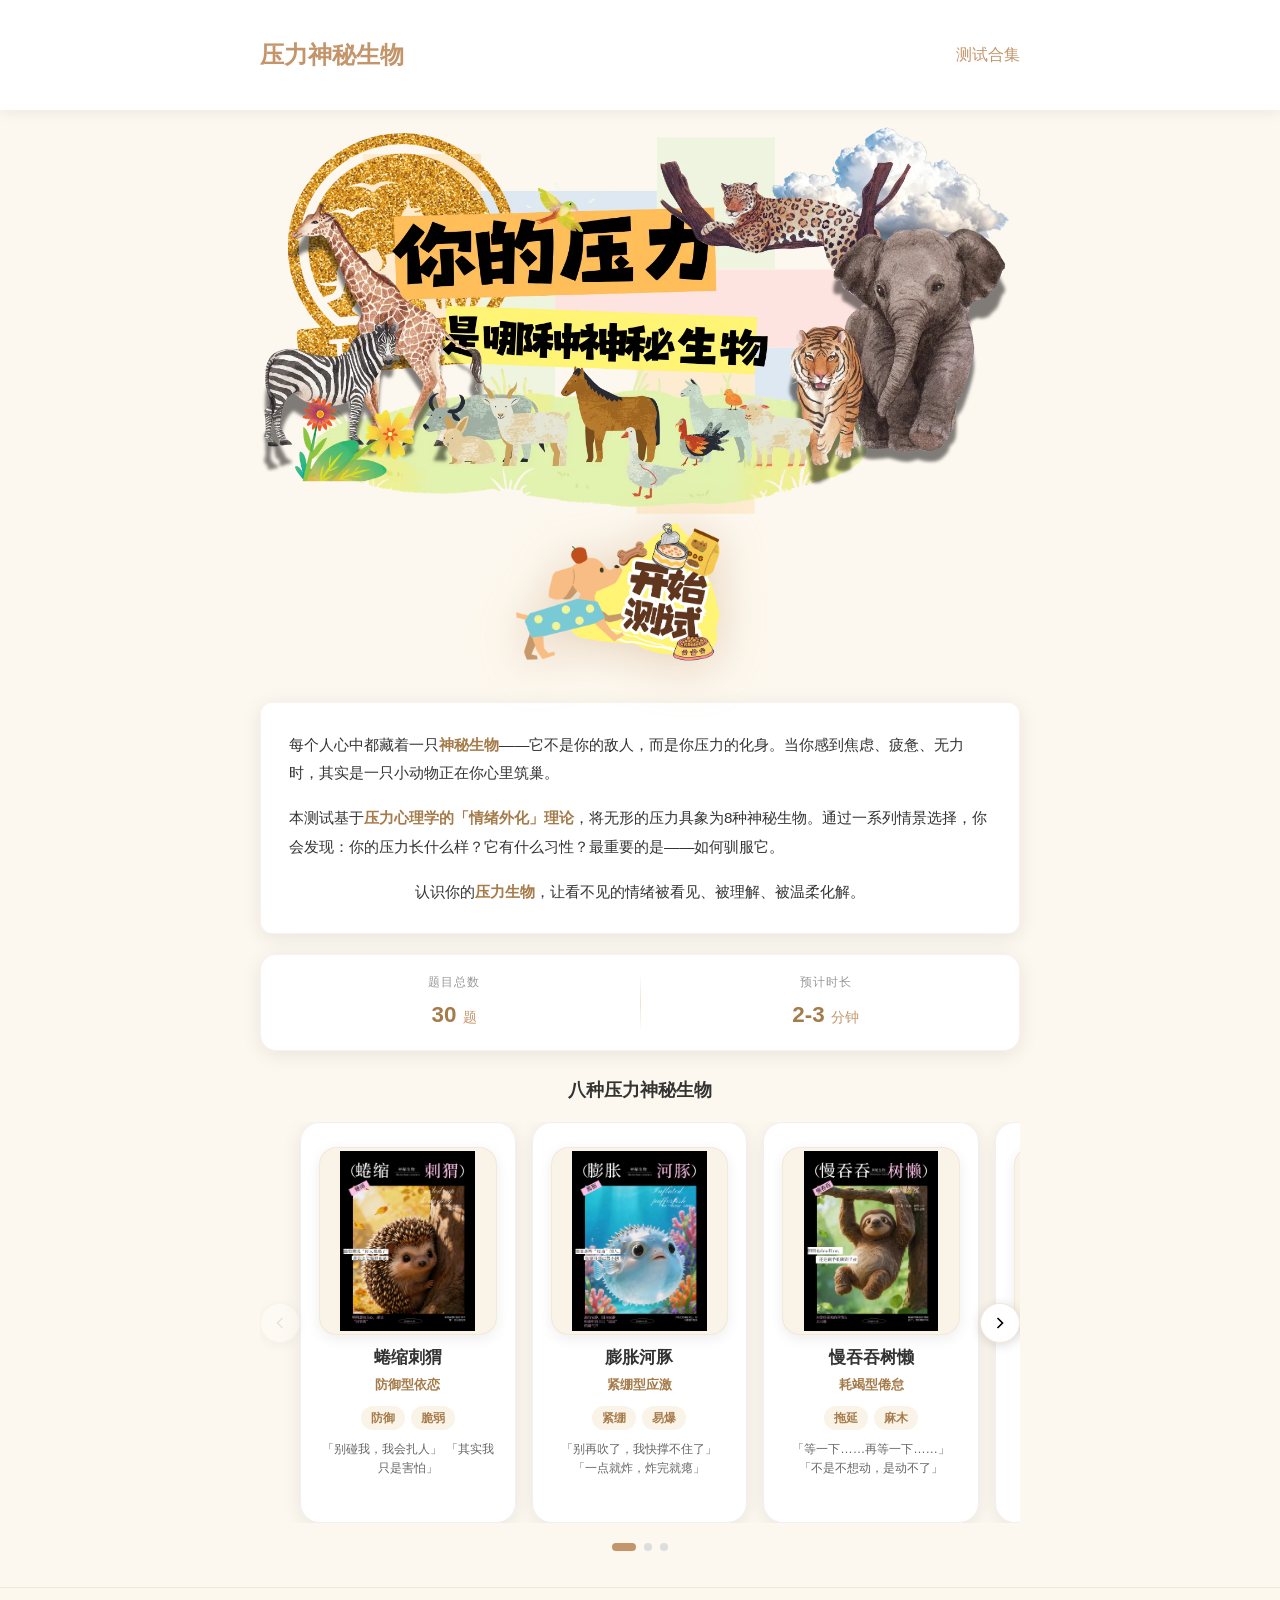
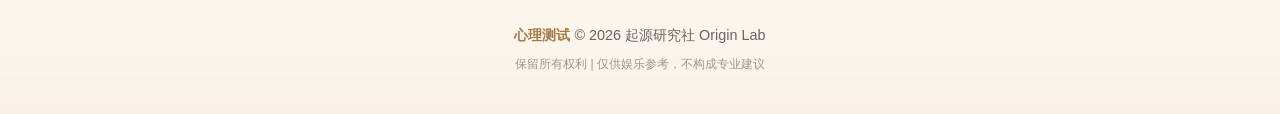
<file: index.html>
<!DOCTYPE html>
<html lang="zh-CN">
<head>
    <meta charset="UTF-8">
    <meta name="viewport" content="width=device-width, initial-scale=1.0, maximum-scale=1.0, user-scalable=no">
    <meta name="format-detection" content="telephone=no">
    <meta name="apple-mobile-web-app-capable" content="yes">
    <meta name="apple-mobile-web-app-status-bar-style" content="default">
    <meta name="description" content="起源研究社心理测试 - 你的压力是哪种神秘生物？发现你内心压力的神秘化身">
    <meta name="keywords" content="心理测试,压力测试,神秘生物,情绪外化,压力管理">
    <title>起源研究社 - 你的压力是哪种神秘生物</title>
    <link rel="stylesheet" href="css/style.css">
    <link rel="preload" as="image" href="assets/elements/压力生物首页.webp?v=5" type="image/webp">
    <script src="js/deploy-config.js"></script>
</head>
<body class="page-home">
    <nav class="navbar">
        <div class="container">
            <a href="index.html" class="logo">压力神秘生物</a>
            <ul class="nav-links">
                <li><a href="javascript:void(0)" class="active" onclick="navigateWithFallback('catalog', this)">测试合集</a></li>
            </ul>
        </div>
    </nav>

    <main class="container">
        <div class="fade-in" style="margin: 0; text-align: center;">
            <div style="width: 100%; max-width: 1024px; margin: 0 auto; border-radius: 0 0 24px 24px; overflow: hidden; line-height: 0; background: #fdf8ef;">
                <picture>
                    <source type="image/webp" srcset="assets/elements/压力生物首页.webp?v=5">
                    <img src="assets/elements/压力生物首页.png?v=5" alt="你的压力是哪种神秘生物？" style="width: 100%; height: auto; display: block;" loading="eager" fetchpriority="high" decoding="async">
                </picture>
            </div>
        </div>

        <div style="text-align: center; margin: -24px 0 32px; position: relative; z-index: 10;">
            <a href="quiz.html" id="start-btn" style="display: inline-block; line-height: 0; cursor: pointer; transition: transform 0.2s ease;">
                <picture>
                    <source type="image/webp" srcset="assets/elements/开始测试按钮.webp?v=5">
                    <img src="assets/elements/开始测试按钮.png?v=5" alt="开始测试" style="max-width: 320px; width: 78%; height: auto; display: block; margin: 0 auto; filter: drop-shadow(0 6px 25px rgba(196, 149, 106, 0.4));" loading="eager" decoding="async">
                </picture>
            </a>
        </div>

        <div class="card fade-in home-surface-card" style="margin-top: 24px; padding: 28px;">
            <p style="font-size: 0.95rem; line-height: 1.9; color: #333; margin: 0 0 16px; text-align: left;">
                每个人心中都藏着一只<span style="color: #A67B4A; font-weight: 600;">神秘生物</span>——它不是你的敌人，而是你压力的化身。当你感到焦虑、疲惫、无力时，其实是一只小动物正在你心里筑巢。
            </p>
            <p style="font-size: 0.95rem; line-height: 1.9; color: #333; margin: 0 0 16px; text-align: left;">
                本测试基于<span style="color: #A67B4A; font-weight: 600;">压力心理学的「情绪外化」理论</span>，将无形的压力具象为8种神秘生物。通过一系列情景选择，你会发现：你的压力长什么样？它有什么习性？最重要的是——如何驯服它。
            </p>
            <p style="font-size: 0.95rem; line-height: 1.8; color: #333; margin: 0; text-align: center; font-weight: 500;">
                认识你的<span style="color: #A67B4A; font-weight: 600;">压力生物</span>，让看不见的情绪被看见、被理解、被温柔化解。
            </p>
        </div>

        <div class="home-stats-strip" style="margin-top: 20px; padding: 18px 24px; border-radius: 16px; display: flex; justify-content: space-between; flex-wrap: wrap;">
            <div style="flex: 1; text-align: center; position: relative;">
                <div style="font-size: 0.75rem; color: #999; margin-bottom: 4px; text-transform: uppercase; letter-spacing: 1px;">题目总数</div>
                <span style="font-size: 1.4rem; color: #A67B4A; font-weight: 700;" id="question-count">-</span>
                <span style="font-size: 0.85rem; color: #C4956A; font-weight: 500; margin-left: 2px;">题</span>
            </div>
            <div style="width: 1px; background: linear-gradient(to bottom, transparent, rgba(196,149,106,0.28), transparent); margin: 0 16px;"></div>
            <div style="flex: 1; text-align: center;">
                <div style="font-size: 0.75rem; color: #999; margin-bottom: 4px; text-transform: uppercase; letter-spacing: 1px;">预计时长</div>
                <span style="font-size: 1.4rem; color: #A67B4A; font-weight: 700;">2-3</span>
                <span style="font-size: 0.85rem; color: #C4956A; font-weight: 500; margin-left: 2px;">分钟</span>
            </div>
        </div>

        <div class="fade-in" style="margin-top: 28px;">
            <h2 class="home-types-heading" style="text-align: center; font-size: 1.1rem; margin-bottom: 20px;">八种压力神秘生物</h2>
            <div id="types-preview"></div>
        </div>
    </main>

    <footer class="site-footer site-footer--home">
        <div style="max-width: 800px; margin: 0 auto;">
            <p class="site-footer-line" style="font-size: 0.9rem; margin: 0 0 8px;">
                <span class="site-footer-brand" style="font-weight: 600;">心理测试</span> © 2026 起源研究社 Origin Lab
            </p>
            <p class="site-footer-sub" style="font-size: 0.75rem; margin: 0; line-height: 1.6;">
                保留所有权利 | 仅供娱乐参考，不构成专业建议
            </p>
        </div>
    </footer>

    <script src="js/utils.js"></script>
    <script>
        const DEFAULT_RESULT_TYPES_FALLBACK = [
            { creature_name: '蜷缩刺猬', type_name: '防御型依恋', keywords: ['防御', '脆弱'], short_desc: ['「别碰我，我会扎人」', '「其实我只是害怕」'] },
            { creature_name: '膨胀河豚', type_name: '紧绷型应激', keywords: ['紧绷', '易爆'], short_desc: ['「别再吹了，我快撑不住了」', '「一点就炸，炸完就瘪」'] },
            { creature_name: '慢吞吞树懒', type_name: '耗竭型倦怠', keywords: ['拖延', '麻木'], short_desc: ['「等一下……再等一下……」', '「不是不想动，是动不了」'] },
            { creature_name: '复读机鹦鹉', type_name: '反刍型焦虑', keywords: ['反刍', '焦虑'], short_desc: ['「万一……万一……万一……」', '「我知道不该想了，但我停不下来」'] },
            { creature_name: '负重寄居蟹', type_name: '责任型超载', keywords: ['责任', '疲惫'], short_desc: ['「我不能放下，这是我的责任」', '「好累，但没有人可以接替我」'] },
            { creature_name: '喷火小龙', type_name: '外爆型愤怒', keywords: ['易怒', '内耗'], short_desc: ['「别惹我，我在喷火」', '「其实烧得最痛的是我自己」'] },
            { creature_name: '隐形变色龙', type_name: '隐匿型回避', keywords: ['压抑', '消失'], short_desc: ['「看不见我、看不见我、看不见我」', '「我存在，但我选择不存在」'] },
            { creature_name: '碎碎念章鱼', type_name: '过载型混乱', keywords: ['过载', '混乱'], short_desc: ['「我在做A的时候在想B」', '「停下来？我没有这个选项」'] }
        ];

        const CREATURE_ASSET_VERSION = '5';

        function creaturePreviewPictureHtml(creatureName) {
            const enc = encodeURIComponent(creatureName);
            const v = CREATURE_ASSET_VERSION;
            const safeAlt = String(creatureName).replace(/"/g, '&quot;');
            return '<picture><source type="image/webp" srcset="assets/persona/' + enc + '.webp?v=' + v + '">' +
                '<img src="assets/persona/' + enc + '.png?v=' + v + '" alt="' + safeAlt + '" loading="lazy" decoding="async"></picture>';
        }

        async function loadQuizData() {
            try {
                let quizData = StorageUtil.get(StorageKeys.QUIZ_DATA);

                if (quizData && !isStressCreatureQuizData(quizData)) {
                    console.warn('首页：检测到非「压力神秘生物」题库缓存，已清空题库与答题进度');
                    StorageUtil.remove(StorageKeys.QUIZ_DATA);
                    StorageUtil.clearQuizProgress();
                    quizData = null;
                }

                if (quizData && (!quizData.scale_questions || !quizData.choice_questions)) {
                    StorageUtil.remove(StorageKeys.QUIZ_DATA);
                    quizData = null;
                }

                if (!quizData) {
                    try {
                        const response = await fetch(resolveDeployPath('data/default-quiz.json') + '?v=' + Date.now());
                        if (response.ok) {
                            quizData = await response.json();
                            StorageUtil.set(StorageKeys.QUIZ_DATA, quizData);
                        }
                    } catch (e) {
                        console.warn('加载失败:', e);
                    }
                }

                document.getElementById('question-count').textContent =
                    (quizData && quizData.nbr_question) ? quizData.nbr_question : '30';

                renderCreaturePreview(quizData);
            } catch (error) {
                console.error('加载测试数据失败:', error);
                document.getElementById('question-count').textContent = '30';
                renderCreaturePreview(null);
            }
        }

        function renderCreaturePreview(quizData) {
            const container = document.getElementById('types-preview');
            const types = (quizData && quizData.result_types && quizData.result_types.length)
                ? [...quizData.result_types]
                : [...DEFAULT_RESULT_TYPES_FALLBACK];

            const cardsHtml = types.map((type) => {
                const pic = creaturePreviewPictureHtml(type.creature_name);
                const keywords = (type.keywords || []).map(k => `<span class="creature-keyword">${k}</span>`).join('');
                const desc = (type.short_desc || []).join(' ');
                return `
                    <div class="type-card">
                        <div class="type-card-icon" style="background: #FAF3E8; box-shadow: 0 4px 14px rgba(0,0,0,0.07), inset 0 0 0 1px rgba(196,149,106,0.12);">
                            ${pic}
                        </div>
                        <h3>${type.creature_name}</h3>
                        <p class="creature-type-label">${type.type_name}</p>
                        <div class="creature-keywords">${keywords}</div>
                        <p class="creature-short-desc">${desc}</p>
                    </div>`;
            }).join('');

            container.innerHTML = `
                <style>
                    .types-carousel { position: relative; overflow: hidden; padding: 0 40px; }
                    .types-track { display: flex; gap: 16px; transition: transform 0.3s ease; }
                    .type-card {
                        flex: 0 0 calc(33.333% - 11px);
                        background: white;
                        border-radius: 20px;
                        padding: 24px 18px;
                        text-align: center;
                        box-shadow: 0 4px 20px rgba(0,0,0,0.08);
                        border: 1px solid #f0f0f0;
                    }
                    .type-card-icon {
                        width: 100%;
                        margin: 0 0 12px;
                        border-radius: 18px;
                        display: block;
                        padding: 4px 0;
                        box-sizing: border-box;
                    }
                    .type-card-icon img {
                        width: 100%;
                        height: auto;
                        max-height: 180px;
                        object-fit: contain;
                        display: block;
                        border-radius: 14px;
                        margin: 0 auto;
                    }
                    .type-card h3 { margin: 0 0 6px; font-size: 1.05rem; color: #333; font-weight: 700; }
                    .creature-type-label { margin: 0 0 10px; font-size: 0.8rem; color: #A67B4A; font-weight: 600; }
                    .creature-keywords { display: flex; justify-content: center; gap: 6px; flex-wrap: wrap; margin-bottom: 10px; }
                    .creature-keyword {
                        font-size: 0.72rem;
                        padding: 3px 10px;
                        border-radius: 12px;
                        background: #FAF3E8;
                        color: #A67B4A;
                        font-weight: 600;
                    }
                    .creature-short-desc {
                        margin: 0;
                        font-size: 0.78rem;
                        color: #666;
                        line-height: 1.55;
                        text-align: center;
                    }
                    .carousel-btn {
                        position: absolute; top: 50%; transform: translateY(-50%);
                        width: 40px; height: 40px; background: white; border: none; border-radius: 50%;
                        box-shadow: 0 2px 12px rgba(0,0,0,0.15); cursor: pointer;
                        display: flex; align-items: center; justify-content: center; z-index: 10;
                    }
                    .carousel-btn:hover { background: #C4956A; color: white; }
                    .carousel-btn.prev { left: 0; }
                    .carousel-btn.next { right: 0; }
                    .carousel-btn:disabled { opacity: 0.3; cursor: not-allowed; }
                    .carousel-dots { display: flex; justify-content: center; gap: 8px; margin-top: 20px; }
                    .carousel-dot {
                        width: 8px; height: 8px; border-radius: 50%; background: #ddd;
                        cursor: pointer; transition: all 0.2s ease;
                    }
                    .carousel-dot.active { background: #C4956A; width: 24px; border-radius: 4px; }
                    @media (max-width: 768px) {
                        .types-carousel { padding: 0 32px; }
                        .type-card { flex: 0 0 calc(50% - 8px); }
                    }
                    @media (max-width: 480px) {
                        .types-carousel { padding: 0 24px; }
                        .type-card { flex: 0 0 100%; }
                    }
                </style>
                <div class="types-carousel">
                    <button class="carousel-btn prev" onclick="moveCarousel(-1)">
                        <svg width="20" height="20" viewBox="0 0 24 24" fill="none" stroke="currentColor" stroke-width="2"><polyline points="15 18 9 12 15 6"></polyline></svg>
                    </button>
                    <div class="types-track" id="typesTrack">${cardsHtml}</div>
                    <button class="carousel-btn next" onclick="moveCarousel(1)">
                        <svg width="20" height="20" viewBox="0 0 24 24" fill="none" stroke="currentColor" stroke-width="2"><polyline points="9 18 15 12 9 6"></polyline></svg>
                    </button>
                </div>
                <div class="carousel-dots" id="carouselDots"></div>
            `;
            initCarousel();
        }

        let currentSlide = 0;
        let totalSlides = 0;
        let itemsPerView = 3;

        function updateItemsPerView() {
            if (window.innerWidth <= 480) itemsPerView = 1;
            else if (window.innerWidth <= 768) itemsPerView = 2;
            else itemsPerView = 3;
        }

        function initCarousel() {
            updateItemsPerView();
            const track = document.getElementById('typesTrack');
            const dotsContainer = document.getElementById('carouselDots');
            if (!track || !dotsContainer) return;

            const cards = track.querySelectorAll('.type-card');
            totalSlides = Math.ceil(cards.length / itemsPerView);
            currentSlide = 0;

            dotsContainer.innerHTML = '';
            for (let i = 0; i < totalSlides; i++) {
                const dot = document.createElement('div');
                dot.className = 'carousel-dot' + (i === 0 ? ' active' : '');
                dot.onclick = () => goToSlide(i);
                dotsContainer.appendChild(dot);
            }

            updateCarousel();

            window.addEventListener('resize', () => {
                const oldItemsPerView = itemsPerView;
                updateItemsPerView();
                if (oldItemsPerView !== itemsPerView) {
                    totalSlides = Math.ceil(cards.length / itemsPerView);
                    currentSlide = Math.min(currentSlide, totalSlides - 1);
                    dotsContainer.innerHTML = '';
                    for (let i = 0; i < totalSlides; i++) {
                        const dot = document.createElement('div');
                        dot.className = 'carousel-dot' + (i === currentSlide ? ' active' : '');
                        dot.onclick = () => goToSlide(i);
                        dotsContainer.appendChild(dot);
                    }
                    updateCarousel();
                }
            });
        }

        function moveCarousel(direction) {
            currentSlide += direction;
            if (currentSlide < 0) currentSlide = 0;
            if (currentSlide >= totalSlides) currentSlide = totalSlides - 1;
            updateCarousel();
        }

        function goToSlide(index) {
            currentSlide = index;
            updateCarousel();
        }

        function updateCarousel() {
            const track = document.getElementById('typesTrack');
            const prevBtn = document.querySelector('.carousel-btn.prev');
            const nextBtn = document.querySelector('.carousel-btn.next');
            const dots = document.querySelectorAll('.carousel-dot');
            if (!track) return;

            const cardWidth = track.querySelector('.type-card')?.offsetWidth || 0;
            const gap = 16;
            const offset = currentSlide * (cardWidth + gap) * itemsPerView;
            track.style.transform = `translateX(-${offset}px)`;

            if (prevBtn) prevBtn.disabled = currentSlide === 0;
            if (nextBtn) nextBtn.disabled = currentSlide === totalSlides - 1;
            dots.forEach((dot, index) => dot.classList.toggle('active', index === currentSlide));
        }

        document.addEventListener('DOMContentLoaded', () => {
            applyUIConfig();
            loadQuizData();
            preloadPlatformChecks();
            const startBtn = document.getElementById('start-btn');
            if (startBtn) {
                startBtn.href = getDeployPageUrl('quiz.html');
            }
        });
    </script>
</body>
</html>
</file>
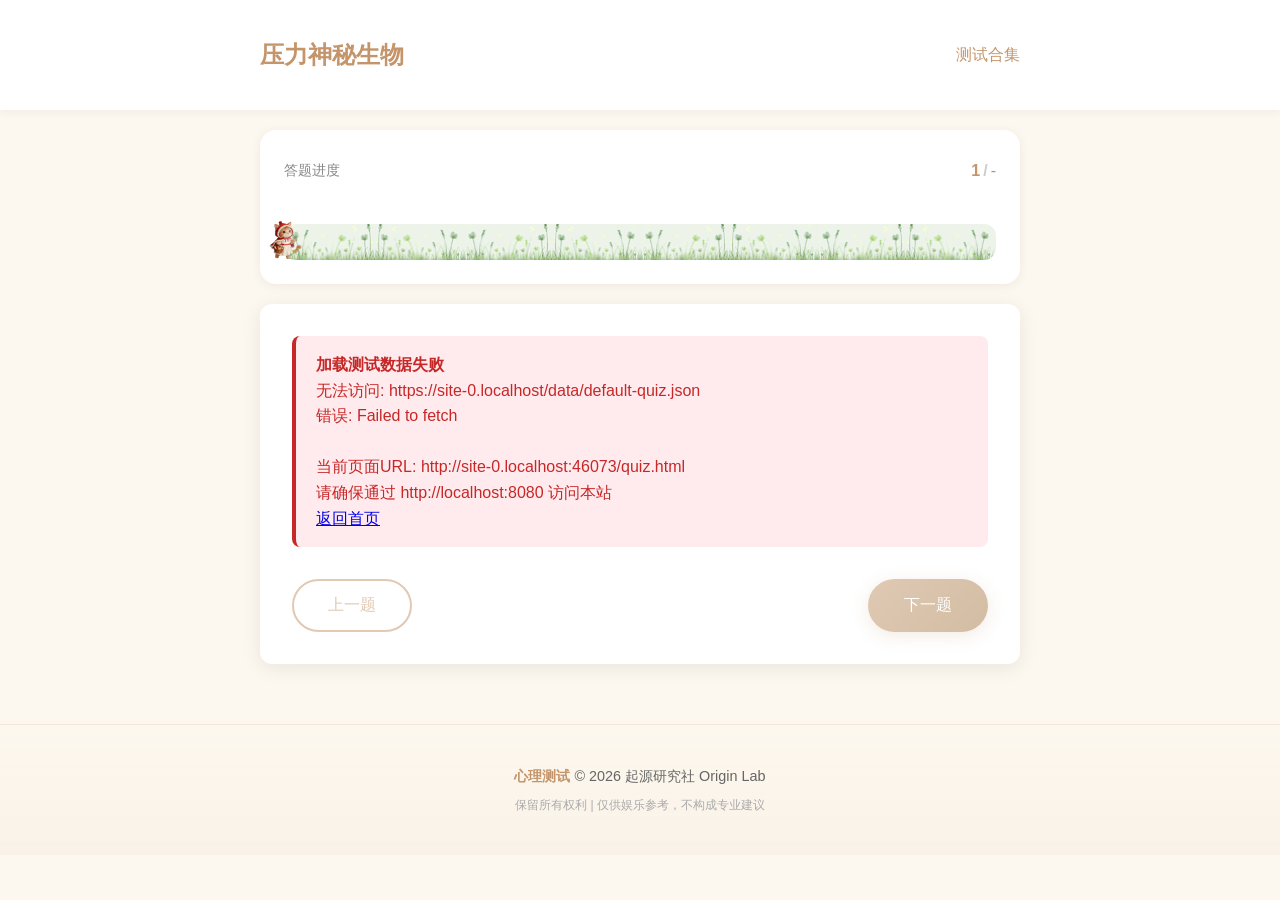
<file: quiz.html>
<!DOCTYPE html>
<html lang="zh-CN">
<head>
    <meta charset="UTF-8">
    <meta name="viewport" content="width=device-width, initial-scale=1.0">
    <title>答题 - 你的压力是哪种神秘生物</title>
    <link rel="stylesheet" href="css/style.css">
    <link rel="preload" as="image" href="assets/progress bar/草地进度条.webp?v=5" type="image/webp">
    <link rel="preload" as="image" href="assets/progress bar/进度条小猫1.webp?v=5" type="image/webp">
    <script src="js/deploy-config.js"></script>
</head>
<body class="page-quiz">
    <!-- 导航栏 -->
    <nav class="navbar">
        <div class="container">
            <a href="index.html" class="logo">压力神秘生物</a>
            <ul class="nav-links">
                <li><a href="javascript:void(0)" class="active" onclick="navigateWithFallback('catalog', this)">测试合集</a></li>
            </ul>
        </div>
    </nav>

    <!-- 主内容区 -->
    <main class="container">
        <!-- 顶部信息栏 -->
        <div style="background: white; border-radius: 16px; padding: 20px 24px; margin-bottom: 20px; box-shadow: 0 2px 12px rgba(0,0,0,0.06);">
            <!-- 进度条 -->
            <div style="padding-top: 8px;">
                <div style="display: flex; justify-content: space-between; align-items: center; margin-bottom: 16px;">
                    <span style="font-size: 0.85rem; color: #888; font-weight: 500;">答题进度</span>
                    <span style="font-size: 1rem; color: #C4956A; font-weight: 700;"><span id="current-num">1</span><span style="color: #ccc; margin: 0 3px;">/</span><span id="total-num" style="color: #999; font-weight: 500;">-</span></span>
                </div>
                <!-- 小猫走路进度条 -->
                <div id="progress-container" style="position: relative; height: 15px; border-radius: 12px; overflow: visible; background: #e8f5e9; margin-top: 40px; padding-bottom: 36px; margin-bottom: 4px;">
                    <!-- 草地背景 (预加载) -->
                    <picture>
                        <source srcset="assets/progress bar/草地进度条.webp?v=5" type="image/webp">
                        <source srcset="assets/progress bar/草地进度条.png?v=5" type="image/png">
                        <img src="assets/progress bar/草地进度条.png?v=5" style="position: absolute; top: 0; left: 0; width: 100%; height: 100%; object-fit: cover; border-radius: 12px; z-index: 5;" alt="草地" loading="eager" fetchpriority="high" decoding="async">
                    </picture>
                    <!-- 进度遮罩 -->
                    <div id="progress-mask" style="position: absolute; top: 0; left: 0; height: 100%; width: 0%; background: rgba(255,255,255,0.3); transition: width 0.5s cubic-bezier(0.4, 0, 0.2, 1); z-index: 6; border-radius: 12px;"></div>
                    <!-- 小猫 -->
                    <div id="cat-walker" style="position: absolute; bottom: 0; transform: translateX(-50%); left: 0%; transition: left 0.5s cubic-bezier(0.4, 0, 0.2, 1); z-index: 4;">
                        <img id="cat-frame" src="assets/progress bar/进度条小猫1.webp?v=5" style="width: 40px; height: 40px; object-fit: contain; display: block;" alt="小猫" loading="eager" fetchpriority="high" decoding="async" onerror="this.onerror=null;this.src='assets/progress bar/进度条小猫1.png?v=5'">
                    </div>
                </div>
            </div>
        </div>

        <!-- 题目卡片 -->
        <div class="card fade-in quiz-content-card">
            <div id="question-container">
                <!-- 动态生成题目 -->
            </div>

            <!-- 导航按钮 -->
            <div class="nav-buttons quiz-nav-buttons">
                <button type="button" class="btn btn-secondary" id="prev-btn" disabled>上一题</button>
                <button type="button" class="btn btn-primary" id="next-btn" disabled>下一题</button>
                <button type="button" class="btn btn-primary hidden" id="submit-btn">提交</button>
            </div>
        </div>
    </main>

    <script src="js/utils.js"></script>
    <script>
        // 全局变量
        let quizData = null;
        let allQuestions = [];
        let currentQuestionIndex = 0;
        let answers = {};
        let isTransitioning = false; // 防止重复点击标志
        let questionOptionOrder = {}; // 保存每道题的选项随机顺序

        // 打乱数组顺序（Fisher-Yates 算法）
        function shuffleArray(array) {
            const arr = [...array];
            for (let i = arr.length - 1; i > 0; i--) {
                const j = Math.floor(Math.random() * (i + 1));
                [arr[i], arr[j]] = [arr[j], arr[i]];
            }
            return arr;
        }

        /** 量表题：1–5；选择题：至少一项合法选项 */
        function isQuestionAnswered(question) {
            const answer = answers[question.question_id];
            if (question.type === 'scale') {
                const n = Number(answer);
                return answer !== undefined && answer !== null && !Number.isNaN(n) && n >= 1 && n <= 5;
            }
            return normalizeChoiceAnswerValue(answer) !== null;
        }

        /** 从存储恢复后统一格式，避免旧数据格式导致无法判「已作答」 */
        function normalizeStoredAnswers() {
            for (const q of allQuestions) {
                if (q.type === 'scale') {
                    const v = answers[q.question_id];
                    if (v === undefined || v === null) continue;
                    const n = Number(v);
                    if (!Number.isNaN(n) && n >= 1 && n <= 5) {
                        answers[q.question_id] = n;
                    } else {
                        delete answers[q.question_id];
                    }
                    continue;
                }
                const v = answers[q.question_id];
                const norm = normalizeChoiceAnswerValue(v);
                if (norm === null) {
                    delete answers[q.question_id];
                } else {
                    answers[q.question_id] = norm;
                }
            }
        }

        // 加载测试数据
        async function loadQuizData() {
            try {
                quizData = StorageUtil.get(StorageKeys.QUIZ_DATA);

                // 与「爱的解码」等共用 localStorage 时，缓存题库可能不是本测试，会导致 question_id 对不上、永远提示有题未作答
                if (quizData && !isStressCreatureQuizData(quizData)) {
                    console.warn('检测到非「压力神秘生物」题库缓存，已清空题库与答题进度');
                    StorageUtil.remove(StorageKeys.QUIZ_DATA);
                    StorageUtil.clearQuizProgress();
                    quizData = null;
                }

                // 检查 localStorage 数据是否有效
                if (quizData && (!quizData.scale_questions || !quizData.choice_questions)) {
                    console.warn('localStorage 数据损坏，清除后重新加载');
                    StorageUtil.remove(StorageKeys.QUIZ_DATA);
                    quizData = null;
                }
                
                if (!quizData) {
                    // 使用相对路径加载数据
                    const jsonUrl = resolveDeployPath('data/default-quiz.json');
                    console.log('尝试加载:', jsonUrl);
                    
                    try {
                        const response = await fetch(jsonUrl);
                        if (response.ok) {
                            quizData = await response.json();
                            StorageUtil.set(StorageKeys.QUIZ_DATA, quizData);
                            console.log('成功从服务器加载数据');
                        } else {
                            throw new Error('HTTP ' + response.status);
                        }
                    } catch (fetchError) {
                        console.error('无法加载 JSON 文件:', fetchError);
                        document.getElementById('question-container').innerHTML = `
                            <div class="alert alert-error">
                                <strong>加载测试数据失败</strong><br>
                                无法访问: ${jsonUrl}<br>
                                错误: ${fetchError.message}<br><br>
                                当前页面URL: ${window.location.href}<br>
                                请确保通过 http://localhost:8080 访问本站<br>
                                <a href="index.html">返回首页</a>
                            </div>
                        `;
                        return;
                    }
                }

                // 再次检查数据完整性
                if (!quizData || !quizData.scale_questions || !quizData.choice_questions) {
                    throw new Error('Invalid quiz data structure');
                }

                // 打乱量表题和选择题各自的顺序，然后合并（量表题在前，选择题在后）
                const shuffledScales = shuffleArray([...quizData.scale_questions]).map(q => ({ ...q, type: 'scale' }));
                const shuffledChoices = shuffleArray([...quizData.choice_questions]).map(q => ({ ...q, type: 'choice' }));
                allQuestions = [...shuffledScales, ...shuffledChoices];

                // 恢复进度
                const savedIndex = StorageUtil.get(StorageKeys.CURRENT_QUESTION, 0);
                let savedAnswers = StorageUtil.get(StorageKeys.USER_ANSWERS, {});
                const savedOptionOrder = StorageUtil.get('question_option_order', {});
                currentQuestionIndex = Math.min(savedIndex, allQuestions.length - 1);
                answers = savedAnswers && typeof savedAnswers === 'object' ? savedAnswers : {};
                answers = pruneUserAnswersForQuiz(answers, quizData);
                questionOptionOrder = savedOptionOrder;
                normalizeStoredAnswers();
                saveProgress();

                // 更新总题数显示
                document.getElementById('total-num').textContent = allQuestions.length;

                // 显示当前题目
                renderQuestion();
                updateProgress();

            } catch (error) {
                console.error('加载测试数据失败:', error);
                document.getElementById('question-container').innerHTML = `
                    <div class="alert alert-error">
                        加载测试数据失败，请<a href="index.html">返回首页</a>重试
                    </div>
                `;
            }
        }

        // 渲染题目
        function renderQuestion() {
            const question = allQuestions[currentQuestionIndex];
            const container = document.getElementById('question-container');

            let html = `
                <div class="fade-in">
                    <span style="display: inline-block; padding: 4px 12px; background: var(--secondary-color); 
                                 color: var(--primary-color); border-radius: 20px; font-size: 0.875rem; margin-bottom: 16px;">
                        ${question.type === 'scale' ? '量表题' : '选择题'}
                    </span>
                    <h2 style="margin-bottom: 32px; font-size: 1.25rem; line-height: 1.6;">
                        ${currentQuestionIndex + 1}. ${question.question_text}
                    </h2>
            `;

            if (question.type === 'scale') {
                // 量表题 - 5个选项（横向排列，无数字）
                // 计分：1=完全不同意, 2=不同意, 3=中立, 4=同意, 5=完全同意
                // 反向题在结果计算时处理（6-原始分），用户交互不受影响
                const scaleLabels = ['完全不同意', '不同意', '中立', '同意', '完全同意'];
                html += `<div class="scale-options" id="scale-options">`;
                for (let i = 1; i <= 5; i++) {
                    const selected = Number(answers[question.question_id]) === i ? 'selected' : '';
                    html += `
                        <div class="scale-btn scale-option ${selected}" data-value="${i}">
                            <span style="font-size: 0.875rem; font-weight: 500; text-align: center; line-height: 1.3;">${scaleLabels[i-1]}</span>
                        </div>
                    `;
                }
                html += `</div>`;
            } else {
                // 选择题 - A-E 选项（多选，无勾选框，随机打乱）
                let options = ['a', 'b', 'c', 'd', 'e'];
                // 过滤掉没有文本或维度的选项
                options = options.filter(opt => {
                    const text = question[`option_${opt}_text`];
                    const dim = question[`option_${opt}_dim`];
                    return text && dim;
                });
                
                // 如果这道题还没有随机顺序，则生成并保存
                if (!questionOptionOrder[question.question_id]) {
                    // Fisher-Yates 洗牌算法
                    const shuffled = [...options];
                    for (let i = shuffled.length - 1; i > 0; i--) {
                        const j = Math.floor(Math.random() * (i + 1));
                        [shuffled[i], shuffled[j]] = [shuffled[j], shuffled[i]];
                    }
                    questionOptionOrder[question.question_id] = shuffled;
                    StorageUtil.set('question_option_order', questionOptionOrder);
                }
                
                // 使用保存的随机顺序
                options = questionOptionOrder[question.question_id];
                
                // 获取当前已选答案（数组）
                const currentAnswers = normalizeChoiceAnswerValue(answers[question.question_id]) || [];
                html += `<div class="radio-group" id="choice-options">`;
                html += `<p style="color: var(--text-secondary); font-size: 0.875rem; margin-bottom: 12px;">💡 可多选（最多3个）</p>`;
                options.forEach((opt, idx) => {
                    const text = question[`option_${opt}_text`];
                    const selected = currentAnswers.includes(opt) ? 'selected' : '';
                    html += `
                        <div class="radio-item choice-option ${selected}" data-option="${opt}" style="cursor: pointer;">
                            <span class="radio-label">${String.fromCharCode(65 + idx)}. ${text}</span>
                        </div>
                    `;
                });
                html += `</div>`;
            }

            html += `</div>`;
            container.innerHTML = html;

            // 更新按钮状态
            updateButtons();
        }

        // 选择量表题答案（单选，选择后自动跳转）
        function selectScale(value) {
            // 防止重复点击
            if (isTransitioning) return;
            
            const question = allQuestions[currentQuestionIndex];
            const isLast = currentQuestionIndex === allQuestions.length - 1;
            
            // 先更新数据
            answers[question.question_id] = value;
            saveProgress();
            
            // 直接更新当前选项的样式，不重新渲染整个题目
            const options = document.querySelectorAll('.scale-option');
            options.forEach((opt, idx) => {
                if (idx + 1 === value) {
                    opt.classList.add('selected');
                } else {
                    opt.classList.remove('selected');
                }
            });
            updateButtons();
            
            // 量表题选择后自动跳转到下一题（如果不是最后一题）
            if (!isLast) {
                isTransitioning = true; // 设置标志，防止重复点击
                setTimeout(() => {
                    currentQuestionIndex++;
                    saveProgress();
                    renderQuestion();
                    updateProgress();
                    isTransitioning = false; // 重置标志
                }, 400); // 延迟400ms让用户看到选择效果
            } else {
                // 最后一题，重新渲染以显示提交按钮
                renderQuestion();
            }
        }

        // 切换选择题答案（多选，点击切换选中状态，不自动跳转，最多选3个）
        function toggleChoice(value) {
            // 防止重复点击
            if (isTransitioning) return;

            const question = allQuestions[currentQuestionIndex];
            const opt = typeof value === 'string' ? value.trim().toLowerCase() : '';
            if (!CHOICE_OPTION_LETTERS.has(opt)) return;

            let currentAnswers = normalizeChoiceAnswerValue(answers[question.question_id]) || [];

            // 切换选中状态
            const isSelected = currentAnswers.includes(opt);
            if (isSelected) {
                currentAnswers = currentAnswers.filter(v => v !== opt);
            } else {
                if (currentAnswers.length >= 3) {
                    alert('最多只能选择3个选项');
                    return;
                }
                currentAnswers.push(opt);
            }

            const norm = normalizeChoiceAnswerValue(currentAnswers);
            if (norm === null) {
                delete answers[question.question_id];
            } else {
                answers[question.question_id] = norm;
            }
            
            saveProgress();
            
            // 直接更新当前选项的样式，不重新渲染整个题目
            const clickedOption = document.querySelector(`.choice-option[data-option="${opt}"]`);
            if (clickedOption) {
                if (isSelected) {
                    clickedOption.classList.remove('selected');
                } else {
                    clickedOption.classList.add('selected');
                }
            }
            
            updateButtons();
            // 选择题不自动跳转，等待用户点击下一题按钮
        }

        // 保存进度
        function saveProgress() {
            StorageUtil.set(StorageKeys.USER_ANSWERS, answers);
            StorageUtil.set(StorageKeys.CURRENT_QUESTION, currentQuestionIndex);
            StorageUtil.set('question_option_order', questionOptionOrder);
        }

        // 小猫走路动画
        const PROGRESS_ASSET_VERSION = '5';
        const PROGRESS_BAR_BASE = 'assets/progress bar/';
        function progressCatFrameSrc(frame, ext) {
            return PROGRESS_BAR_BASE + '进度条小猫' + frame + '.' + ext + '?v=' + PROGRESS_ASSET_VERSION;
        }
        function progressCatPreferredExt() {
            const c = document.createElement('canvas');
            return c.toDataURL('image/webp').indexOf('data:image/webp') === 0 ? 'webp' : 'png';
        }
        const progressCatExt = progressCatPreferredExt();
        let catAnimationInterval = null;
        let currentCatFrame = 1;
        const catImages = { 1: new Image(), 2: new Image() };
        catImages[1].src = progressCatFrameSrc(1, progressCatExt);
        catImages[2].src = progressCatFrameSrc(2, progressCatExt);
        if (progressCatExt === 'webp') {
            new Image().src = progressCatFrameSrc(2, 'png');
        }
                
        function startCatAnimation() {
            if (catAnimationInterval) return;
            catAnimationInterval = setInterval(() => {
                currentCatFrame = currentCatFrame === 1 ? 2 : 1;
                const el = document.getElementById('cat-frame');
                if (el) el.src = catImages[currentCatFrame].src;
            }, 200);
        }
        
        function stopCatAnimation() {
            if (catAnimationInterval) {
                clearInterval(catAnimationInterval);
                catAnimationInterval = null;
            }
        }
        
        // 更新进度显示
        function updateProgress() {
            const progress = ((currentQuestionIndex + 1) / allQuestions.length) * 100;
            const catPosition = Math.min(progress, 95); // 小猫最多走到95%，不要超出边界
            document.getElementById('progress-mask').style.width = progress + '%';
            document.getElementById('cat-walker').style.left = catPosition + '%';
            document.getElementById('current-num').textContent = currentQuestionIndex + 1;
        }

        // 更新按钮状态
        function updateButtons() {
            const question = allQuestions[currentQuestionIndex];
            const hasAnswer = isQuestionAnswered(question);
            const isLast = currentQuestionIndex === allQuestions.length - 1;

            const prevBtn = document.getElementById('prev-btn');
            const nextBtn = document.getElementById('next-btn');
            const submitBtn = document.getElementById('submit-btn');
            
            prevBtn.disabled = currentQuestionIndex === 0;
            
            if (isLast) {
                nextBtn.classList.add('hidden');
                submitBtn.classList.remove('hidden');
                /* 不在此禁用提交：避免判题逻辑与本地数据边缘情况导致按钮无法点击；未完成时由点击校验提示 */
                submitBtn.disabled = false;
                submitBtn.setAttribute('aria-disabled', hasAnswer ? 'false' : 'true');
            } else {
                nextBtn.classList.remove('hidden');
                submitBtn.classList.add('hidden');
                submitBtn.removeAttribute('aria-disabled');
                nextBtn.disabled = !hasAnswer;
            }
        }

        // 上一题
        document.getElementById('prev-btn').addEventListener('click', () => {
            if (currentQuestionIndex > 0) {
                currentQuestionIndex--;
                saveProgress();
                renderQuestion();
                updateProgress();
            }
        });

        // 下一题
        document.getElementById('next-btn').addEventListener('click', (e) => {
            e.preventDefault();
            e.stopPropagation();
            console.log('下一题按钮被点击', currentQuestionIndex);
            
            // 防止重复点击
            if (isTransitioning) return;
            
            // 检查当前题是否已作答
            const question = allQuestions[currentQuestionIndex];
            if (!isQuestionAnswered(question)) {
                alert('请先回答当前题目');
                return;
            }
            
            if (currentQuestionIndex < allQuestions.length - 1) {
                isTransitioning = true; // 设置标志
                currentQuestionIndex++;
                saveProgress();
                renderQuestion();
                updateProgress();
                // 短暂延迟后重置标志，防止快速连续点击
                setTimeout(() => {
                    isTransitioning = false;
                }, 300);
            }
        });

        // 提交
        document.getElementById('submit-btn').addEventListener('click', () => {
            const unanswered = allQuestions.filter(q => !isQuestionAnswered(q));
            if (unanswered.length > 0) {
                const sample = unanswered.slice(0, 5).map(q => q.question_id).join(', ');
                alert(`还有 ${unanswered.length} 题未作答，请完成所有题目后再提交。\n未作答示例 ID：${sample}${unanswered.length > 5 ? '…' : ''}`);
                return;
            }

            // 保存答案并跳转到结果页
            StorageUtil.set(StorageKeys.USER_ANSWERS, answers);
            window.location.href = getDeployPageUrl('result.html');
        });

        // 页面加载完成后执行
        document.addEventListener('DOMContentLoaded', () => {
            applyUIConfig();
            loadQuizData().then(() => {
                // 加载题库后开始答题
            });
            startCatAnimation(); // 启动小猫走路动画
            
            // 使用事件委托处理题目选项点击
            document.getElementById('question-container').addEventListener('click', (e) => {
                // 处理量表题选项
                const scaleEl = e.target.closest('.scale-option');
                if (scaleEl) {
                    e.preventDefault();
                    e.stopPropagation();
                    const value = parseInt(scaleEl.dataset.value, 10);
                    if (Number.isNaN(value) || value < 1 || value > 5) return;
                    selectScale(value);
                    return;
                }
                
                // 处理选择题选项
                const choiceEl = e.target.closest('.choice-option');
                if (choiceEl) {
                    e.preventDefault();
                    e.stopPropagation();
                    const option = choiceEl.dataset.option;
                    console.log('选择题选项被点击:', option);
                    toggleChoice(option);
                }
            });
        });
    </script>

    <!-- 页脚 -->
    <footer style="text-align: center; padding: 40px 20px; margin-top: 40px; background: linear-gradient(to bottom, transparent, rgba(196,149,106,0.06)); border-top: 1px solid rgba(196,149,106,0.12);">
        <div style="max-width: 800px; margin: 0 auto;">
            <p style="color: var(--text-secondary); font-size: 0.9rem; margin: 0 0 8px;">
                <span style="font-weight: 600; color: var(--primary-color);">心理测试</span> © 2026 起源研究社 Origin Lab
            </p>
            <p style="color: #aaa; font-size: 0.75rem; margin: 0; line-height: 1.6;">
                保留所有权利 | 仅供娱乐参考，不构成专业建议
            </p>
        </div>
    </footer>
</body>
</html>
</file>
<file: css/style.css>
/**
 * 全局样式
 * 心理测试网站主样式表
 */

/* CSS 变量（压力神秘生物 · 主色 #C4956A） */
:root {
    --primary-color: #C4956A;
    --primary-dark: #A67B4A;
    --primary-mid: #D4B896;
    --primary-soft: #F0E4D0;
    --secondary-color: #F0E4D0;
    --background-color: #fdf8ef;
    --surface-tint: #FAF3E8;
    --surface-hover: #F5EBDC;
    --text-color: #333333;
    --text-secondary: #666666;
    --white: #FFFFFF;
    --shadow: 0 4px 20px rgba(0, 0, 0, 0.08);
    --shadow-hover: 0 8px 30px rgba(0, 0, 0, 0.12);
    --border-radius: 12px;
    --font-family: "PingFang SC", "Microsoft YaHei", -apple-system, BlinkMacSystemFont, sans-serif;
    --max-width: 800px;
    --transition: all 0.3s ease;
}

/* 重置样式 */
* {
    margin: 0;
    padding: 0;
    box-sizing: border-box;
}

html {
    font-size: 16px;
    scroll-behavior: smooth;
}

body {
    font-family: var(--font-family);
    background-color: var(--background-color);
    color: var(--text-color);
    line-height: 1.6;
    min-height: 100vh;
    -webkit-font-smoothing: antialiased;
    -moz-osx-font-smoothing: grayscale;
}

/* 容器 */
.container {
    max-width: var(--max-width);
    margin: 0 auto;
    padding: 20px;
}

/* 卡片样式 */
.card {
    background: var(--white);
    border-radius: var(--border-radius);
    padding: 32px;
    box-shadow: var(--shadow);
    transition: var(--transition);
}

.card:hover {
    box-shadow: var(--shadow-hover);
}

/* 标题样式 */
h1, h2, h3, h4 {
    font-weight: 600;
    line-height: 1.3;
    margin-bottom: 16px;
}

h1 {
    font-size: 2rem;
    color: var(--primary-color);
}

h2 {
    font-size: 1.5rem;
    color: var(--text-color);
}

h3 {
    font-size: 1.25rem;
}

/* 段落 */
p {
    margin-bottom: 16px;
    color: var(--text-secondary);
}

/* 按钮样式 */
.btn {
    display: inline-flex;
    align-items: center;
    justify-content: center;
    padding: 14px 32px;
    font-size: 1rem;
    font-weight: 500;
    font-family: inherit;
    border: none;
    border-radius: 50px;
    cursor: pointer;
    transition: var(--transition);
    text-decoration: none;
    gap: 8px;
}

.btn-primary {
    background: linear-gradient(135deg, var(--primary-color), var(--primary-dark));
    color: var(--white);
    box-shadow: 0 4px 15px rgba(196, 149, 106, 0.35);
}

.btn-primary:hover {
    transform: translateY(-2px);
    box-shadow: 0 6px 20px rgba(196, 149, 106, 0.45);
}

.btn-primary:active {
    transform: translateY(0);
}

.btn-secondary {
    background: var(--white);
    color: var(--primary-color);
    border: 2px solid var(--primary-color);
}

.btn-secondary:hover {
    background: var(--primary-color);
    color: var(--white);
}

.btn-danger {
    background: #c75c5c;
    color: var(--white);
}

.btn-danger:hover {
    background: #b54a4a;
}

.btn:disabled {
    opacity: 0.5;
    cursor: not-allowed;
    transform: none !important;
}

/* 导航栏 */
.navbar {
    background: var(--white);
    box-shadow: 0 2px 10px rgba(0, 0, 0, 0.05);
    padding: 16px 0;
    position: sticky;
    top: 0;
    z-index: 100;
}

.navbar .container {
    display: flex;
    justify-content: space-between;
    align-items: center;
}

.logo {
    font-size: 1.5rem;
    font-weight: 700;
    color: var(--primary-color);
    text-decoration: none;
}

.nav-links {
    display: flex;
    gap: 24px;
    list-style: none;
}

.nav-links a {
    color: var(--text-secondary);
    text-decoration: none;
    font-weight: 500;
    transition: var(--transition);
}

.nav-links a:hover,
.nav-links a.active {
    color: var(--primary-color);
}

/* 首页样式 */
.hero {
    text-align: center;
    padding: 60px 20px;
}

.hero-icon {
    font-size: 4rem;
    margin-bottom: 24px;
}

.hero h1 {
    font-size: 2.5rem;
    margin-bottom: 16px;
}

.hero .subtitle {
    font-size: 1.125rem;
    color: var(--text-secondary);
    margin-bottom: 32px;
    max-width: 500px;
    margin-left: auto;
    margin-right: auto;
}

/* 进度条 - 横向 */
.progress-text {
    text-align: center;
    margin-top: 16px;
    font-weight: 500;
    color: var(--text-secondary);
}

/* 单选按钮组 */
.radio-group {
    display: flex;
    flex-direction: column;
    gap: 12px;
    margin: 24px 0;
}

.radio-item {
    display: flex;
    align-items: center;
    padding: 16px 20px;
    background: var(--white);
    border: 2px solid #E8E8E8;
    border-radius: var(--border-radius);
    cursor: pointer;
    transition: var(--transition);
}

.radio-item:hover {
    border-color: var(--secondary-color);
    background: #FAF3E8;
}

.radio-item.selected {
    border-color: var(--primary-color);
    background: var(--surface-tint);
}

.radio-item input[type="radio"] {
    display: none;
}

.radio-label {
    font-size: 1rem;
    color: var(--text-color);
}

/* 量表题选项 */
.scale-options {
    display: flex;
    justify-content: space-between;
    gap: 8px;
    margin: 32px 0;
    flex-wrap: wrap;
}

.scale-btn {
    flex: 1;
    min-width: 80px;
    padding: 16px 8px;
    border: 2px solid #E8E8E8;
    background: var(--white);
    border-radius: var(--border-radius);
    cursor: pointer;
    transition: var(--transition);
    text-align: center;
}

.scale-btn:hover {
    border-color: var(--secondary-color);
    transform: translateY(-2px);
}

.scale-btn.selected {
    border-color: var(--primary-color);
    background: linear-gradient(135deg, var(--primary-color), var(--primary-dark));
    color: var(--white);
}

.scale-label {
    font-size: 0.75rem;
    color: var(--text-secondary);
    margin-top: 8px;
}

/* 导航按钮组 */
.nav-buttons {
    display: flex;
    justify-content: space-between;
    gap: 16px;
    margin-top: 32px;
}

.nav-buttons .btn {
    min-width: 120px;
}

/* 答题页：进度条小猫溢出时仍保证底部按钮可点 */
body.page-quiz .quiz-content-card {
    position: relative;
    z-index: 2;
}

body.page-quiz .quiz-nav-buttons {
    position: relative;
    z-index: 3;
}

/* 结果页样式 */
.result-header {
    text-align: center;
    margin-bottom: 40px;
}

.result-chart-container {
    margin: 32px 0;
    padding: 24px;
    background: var(--white);
    border-radius: var(--border-radius);
    box-shadow: var(--shadow);
}

.dimension-cards {
    display: grid;
    gap: 16px;
    margin: 32px 0;
}

.dimension-card {
    background: var(--white);
    border-radius: var(--border-radius);
    padding: 24px;
    box-shadow: var(--shadow);
    border-left: 4px solid var(--primary-color);
}

.dimension-card h3 {
    color: var(--primary-color);
    margin-bottom: 8px;
}

.dimension-score {
    font-size: 1.5rem;
    font-weight: 700;
    color: var(--primary-color);
    margin-bottom: 8px;
}

/* 目录页卡片 */
.catalog-grid {
    display: grid;
    grid-template-columns: repeat(auto-fill, minmax(280px, 1fr));
    gap: 24px;
    margin-top: 32px;
}

.catalog-card {
    background: var(--white);
    border-radius: var(--border-radius);
    overflow: hidden;
    box-shadow: var(--shadow);
    transition: var(--transition);
    cursor: pointer;
    text-decoration: none;
    color: inherit;
}

.catalog-card:hover {
    transform: translateY(-4px);
    box-shadow: var(--shadow-hover);
}

.catalog-card-image {
    height: 160px;
    background: linear-gradient(135deg, var(--secondary-color), var(--primary-color));
    display: flex;
    align-items: center;
    justify-content: center;
    font-size: 3rem;
}

.catalog-card-content {
    padding: 24px;
}

.catalog-card h3 {
    margin-bottom: 8px;
    color: var(--text-color);
}

.catalog-card p {
    font-size: 0.875rem;
    margin-bottom: 0;
}

/* 文件上传 */
.file-upload {
    border: 2px dashed #E8E8E8;
    border-radius: var(--border-radius);
    padding: 40px;
    text-align: center;
    transition: var(--transition);
    cursor: pointer;
}

.file-upload:hover {
    border-color: var(--primary-color);
    background: var(--surface-tint);
}

.file-upload input {
    display: none;
}

.file-upload-icon {
    font-size: 3rem;
    margin-bottom: 16px;
}

/* 提示信息 */
.alert {
    padding: 16px 20px;
    border-radius: 8px;
    margin-bottom: 16px;
}

.alert-error {
    background: #FFEBEE;
    color: #C62828;
    border-left: 4px solid #C62828;
}

.alert-success {
    background: #E8F5E9;
    color: #2E7D32;
    border-left: 4px solid #2E7D32;
}

.alert-info {
    background: #E3F2FD;
    color: #1565C0;
    border-left: 4px solid #1565C0;
}

/* 操作按钮组 */
.action-buttons {
    display: flex;
    gap: 12px;
    margin-top: 24px;
    flex-wrap: wrap;
}

/* 模态框 */
.modal-overlay {
    position: fixed;
    top: 0;
    left: 0;
    right: 0;
    bottom: 0;
    background: rgba(0, 0, 0, 0.5);
    display: flex;
    align-items: center;
    justify-content: center;
    z-index: 1000;
    opacity: 0;
    visibility: hidden;
    transition: var(--transition);
}

.modal-overlay.active {
    opacity: 1;
    visibility: visible;
}

.modal {
    background: var(--white);
    border-radius: var(--border-radius);
    padding: 32px;
    max-width: 500px;
    width: 90%;
    max-height: 80vh;
    overflow-y: auto;
    transform: scale(0.9);
    transition: var(--transition);
}

.modal-overlay.active .modal {
    transform: scale(1);
}

/* 分享海报 */
.poster-container {
    background: linear-gradient(135deg, var(--secondary-color), var(--primary-color));
    border-radius: var(--border-radius);
    padding: 40px;
    text-align: center;
    color: var(--white);
}

.poster-title {
    font-size: 1.5rem;
    margin-bottom: 16px;
}

.poster-result {
    font-size: 2rem;
    font-weight: 700;
    margin-bottom: 24px;
}

/* 响应式设计 */
@media (max-width: 768px) {
    html {
        font-size: 14px;
    }

    .container {
        padding: 16px;
    }

    .card {
        padding: 24px;
    }

    h1 {
        font-size: 1.75rem;
    }

    h2 {
        font-size: 1.25rem;
    }

    .hero {
        padding: 40px 16px;
    }

    .hero h1 {
        font-size: 2rem;
    }

    .scale-options {
        flex-direction: column;
    }

    .scale-btn {
        min-width: auto;
        display: flex;
        justify-content: space-between;
        align-items: center;
    }

    .nav-buttons {
        flex-direction: column;
    }

    .nav-buttons .btn {
        width: 100%;
    }

    .catalog-grid {
        grid-template-columns: 1fr;
    }

    .action-buttons {
        flex-direction: column;
    }

    .action-buttons .btn {
        width: 100%;
    }
}

/* 动画 */
@keyframes fadeIn {
    from {
        opacity: 0;
        transform: translateY(20px);
    }
    to {
        opacity: 1;
        transform: translateY(0);
    }
}

.fade-in {
    animation: fadeIn 0.5s ease forwards;
}

@keyframes pulse {
    0%, 100% {
        transform: scale(1);
    }
    50% {
        transform: scale(1.05);
    }
}

.pulse {
    animation: pulse 2s infinite;
}

/* 隐藏类 */
.hidden {
    display: none !important;
}

/* 工具类 */
.text-center {
    text-center: center;
}

.mt-16 {
    margin-top: 16px;
}

.mb-16 {
    margin-bottom: 16px;
}

/* ===== Safari/微信浏览器兼容性修复 ===== */

/* Safari 基础修复 */
html {
    -webkit-text-size-adjust: 100%;
    -webkit-tap-highlight-color: transparent;
}

/* Safari flexbox 修复 */
.safari-compat .paywall-card,
_::-webkit-full-page-media,
_:future,
:root .paywall-card {
    display: -webkit-box;
    display: -webkit-flex;
    display: flex;
    -webkit-box-orient: vertical;
    -webkit-box-direction: normal;
    -webkit-flex-direction: column;
    flex-direction: column;
}

/* Safari 100vh 修复 */
@supports (-webkit-touch-callout: none) {
    .paywall-overlay {
        height: -webkit-fill-available;
    }
    
    .paywall-card {
        max-height: -webkit-fill-available;
    }
}

/* 微信浏览器输入框修复 */
.safari-compat .order-input-group input,
_::-webkit-full-page-media,
_:future,
:root .order-input-group input {
    -webkit-user-select: text;
    user-select: text;
    -webkit-touch-callout: default;
}

/* Safari 滚动修复 */
.safari-compat .paywall-overlay,
_::-webkit-full-page-media,
_:future,
:root .paywall-overlay {
    -webkit-overflow-scrolling: touch;
}

/* 微信浏览器 fixed 定位修复 */
@supports (-webkit-touch-callout: none) {
    .paywall-overlay {
        /* iOS 设备特殊处理 */
        position: fixed;
        top: 0;
        left: 0;
        right: 0;
        bottom: 0;
        height: 100%;
        width: 100%;
    }
    
    .paywall-card {
        max-height: -webkit-fill-available;
        max-height: fill-available;
    }
}

/* ===== 付费墙样式 ===== */
.paywall-overlay {
    position: fixed;
    top: 0;
    left: 0;
    right: 0;
    bottom: 0;
    background: rgba(245, 247, 250, 0.92);
    backdrop-filter: blur(10px);
    -webkit-backdrop-filter: blur(10px);
    display: flex;
    align-items: center;
    justify-content: center;
    z-index: 2000;
    padding: 20px;
}

.paywall-card {
    background: var(--white);
    border-radius: 20px;
    padding: 28px 36px 32px;
    max-width: 440px;
    width: 100%;
    border: 1px solid rgba(0, 0, 0, 0.06);
    box-shadow:
        0 4px 24px rgba(0, 0, 0, 0.06),
        0 1px 3px rgba(0, 0, 0, 0.04);
    text-align: center;
    max-height: 90vh;
    height: auto; /* Safari fix */
    overflow-x: hidden;
    overflow-y: auto;
    display: flex;
    flex-direction: column;
    position: relative; /* Safari fix */
}

.paywall-card-head {
    margin-bottom: 8px;
}

.paywall-badge {
    display: inline-block;
    font-size: 0.72rem;
    font-weight: 600;
    letter-spacing: 0.06em;
    color: var(--text-secondary);
    background: #f0f2f5;
    padding: 6px 12px;
    border-radius: 999px;
    margin-bottom: 14px;
}

.paywall-title {
    display: flex;
    flex-direction: column;
    align-items: center;
    gap: 6px;
    margin: 0 0 10px;
    text-align: center;
}

.paywall-title-main {
    font-size: 1.38rem;
    font-weight: 700;
    color: var(--text-color);
    line-height: 1.28;
    letter-spacing: -0.02em;
}

.paywall-title-sub {
    font-size: 0.88rem;
    font-weight: 600;
    color: var(--text-secondary);
    line-height: 1.35;
    letter-spacing: 0.02em;
}

.paywall-desc {
    font-size: 0.9rem;
    color: var(--text-secondary);
    margin: 0 0 18px;
    line-height: 1.65;
    text-align: left;
}

.paywall-price-block {
    background: linear-gradient(180deg, #fafbfc 0%, #f5f6f8 100%);
    border: 1px solid rgba(0, 0, 0, 0.05);
    border-radius: 14px;
    padding: 14px 16px 16px;
    margin-bottom: 20px;
}

.paywall-price-label {
    display: block;
    font-size: 0.78rem;
    color: var(--text-secondary);
    margin-bottom: 4px;
    font-weight: 500;
}

.paywall-price {
    font-size: 2rem;
    font-weight: 800;
    color: var(--text-color);
    margin: 0;
    letter-spacing: -0.02em;
}

.paywall-trust {
    font-size: 0.75rem;
    color: #88909a;
    line-height: 1.55;
    margin: 16px 0 0;
    text-align: left;
    padding-top: 14px;
    border-top: 1px solid rgba(0, 0, 0, 0.06);
}

/* 收款码切换标签 */
.qrcode-tabs {
    display: flex;
    gap: 0;
    margin-bottom: 20px;
    background: #f5f5f5;
    border-radius: 10px;
    padding: 4px;
}

.qrcode-tab {
    flex: 1;
    padding: 12px 20px;
    border: none;
    background: transparent;
    border-radius: 8px;
    font-size: 1rem;
    font-weight: 600;
    cursor: pointer;
    transition: var(--transition);
    font-family: inherit;
    color: var(--text-secondary);
    display: flex;
    align-items: center;
    justify-content: center;
    gap: 8px;
}

.qrcode-tab-mark {
    width: 8px;
    height: 8px;
    border-radius: 50%;
    flex-shrink: 0;
    transition: var(--transition);
}

.qrcode-tab[data-tab="wechat"] .qrcode-tab-mark {
    background: #07c160;
}

.qrcode-tab[data-tab="alipay"] .qrcode-tab-mark {
    background: #1677ff;
}

.qrcode-tab:not(.active) .qrcode-tab-mark {
    opacity: 0.5;
}

.qrcode-tab.active .qrcode-tab-mark {
    background: rgba(255, 255, 255, 0.95);
    box-shadow: 0 0 0 2px rgba(255, 255, 255, 0.35);
    opacity: 1;
}

.qrcode-tab.active[data-tab="wechat"] {
    background: #07C160;
    color: white;
    box-shadow: 0 2px 8px rgba(7, 193, 96, 0.3);
}

.qrcode-tab.active[data-tab="alipay"] {
    background: #1677FF;
    color: white;
    box-shadow: 0 2px 8px rgba(22, 119, 255, 0.3);
}

/* 收款海报：以宽度为准缩放，避免 max-height+contain 造成左右灰边；二维码按比例放大更易扫 */
.qrcode-container {
    margin-bottom: 12px;
    margin-left: -36px;
    margin-right: -36px;
    width: calc(100% + 72px);
    align-self: stretch;
    display: block;
    padding: 0;
    background: #fff;
    border-radius: 0;
    border: solid rgba(0, 0, 0, 0.06);
    border-width: 1px 0;
    box-sizing: border-box;
}

.qrcode-img {
    display: block;
    width: 100%;
    border-radius: 0;
    border: none;
    box-shadow: none;
}

.qrcode-img img {
    display: block;
    width: 100%;
    height: auto;
    object-fit: contain;
    object-position: top center;
}

/* 长按提示 */
.qrcode-hint {
    font-size: 0.88rem;
    color: var(--text-secondary);
    margin: 0 0 14px 0;
    text-align: left;
    line-height: 1.55;
}

/* 操作指引 */
.payment-guide {
    background: #f8fafc;
    border-radius: 12px;
    padding: 16px 20px;
    margin-bottom: 14px;
    text-align: left;
    border: 1px solid rgba(0, 0, 0, 0.04);
}

.payment-guide-title {
    font-size: 1rem;
    font-weight: 600;
    color: var(--text-color);
    margin-bottom: 8px;
}

.payment-guide ol {
    padding-left: 20px;
    margin: 0;
}

.payment-guide li {
    font-size: 0.9rem;
    color: var(--text-secondary);
    line-height: 1.8;
}

/* 单号输入组 */
.order-input-group {
    display: flex;
    gap: 12px;
    margin-bottom: 8px;
    margin-top: 16px;
    position: relative;
    z-index: 10;
}

.order-input-group input {
    flex: 1;
    padding: 14px 18px;
    border: 2px solid #E8E8E8;
    border-radius: 10px;
    font-size: 1rem;
    font-family: inherit;
    outline: none;
    transition: var(--transition);
    -webkit-appearance: none;
    appearance: none;
    -webkit-user-select: text;
    user-select: text;
}

.order-input-group input:focus {
    border-color: var(--primary-color);
    box-shadow: 0 0 0 3px rgba(196, 149, 106, 0.2);
}

/* 错误提示 */
.paywall-error {
    font-size: 0.85rem;
    color: #E53935;
    margin: 8px 0 0 0;
    text-align: left;
    background: #FFEBEE;
    padding: 10px 14px;
    border-radius: 8px;
    border-left: 3px solid #E53935;
    animation: shake 0.3s ease;
}

@keyframes shake {
    0%, 100% { transform: translateX(0); }
    25% { transform: translateX(-5px); }
    75% { transform: translateX(5px); }
}

/* 付费墙响应式 */
@media (max-width: 480px) {
    .paywall-overlay {
        padding: 0;
        align-items: flex-start;
        -webkit-align-items: flex-start; /* Safari prefix */
    }
    .paywall-card {
        padding: 20px 16px;
        border-radius: 0;
        max-height: 100vh;
        min-height: 100vh;
        height: auto; /* 改为auto而不是100vh */
        min-height: -webkit-fill-available;
        display: block; /* 改为block而不是flex */
        overflow-y: auto;
        overflow-x: hidden;
        -webkit-overflow-scrolling: touch;
        position: relative;
        -webkit-box-sizing: border-box;
        box-sizing: border-box;
        padding-bottom: 40px; /* 底部留出空间 */
        max-width: none;
    }
    .paywall-title-main {
        font-size: 1.2rem;
    }
    .paywall-title-sub {
        font-size: 0.8rem;
    }
    .paywall-desc {
        font-size: 0.82rem;
        margin-bottom: 14px;
    }
    .paywall-price {
        font-size: 1.65rem;
    }
    .paywall-price-block {
        padding: 12px 14px;
        margin-bottom: 14px;
    }
    .qrcode-tabs {
        margin-bottom: 12px;
    }
    .qrcode-container {
        margin-left: -16px;
        margin-right: -16px;
        width: calc(100% + 32px);
        padding: 0;
        margin-bottom: 10px;
    }
    .qrcode-hint {
        font-size: 0.82rem;
        margin-bottom: 10px;
    }
    .payment-guide {
        padding: 10px 14px;
        margin-bottom: 12px;
    }
    .payment-guide-title {
        font-size: 1.2rem;
    }
    .payment-guide li {
        font-size: 0.9rem;
        line-height: 1.6;
    }
    .order-input-group {
        margin-top: 16px;
        margin-bottom: 20px;
        position: relative;
        z-index: 100;
        -webkit-transform: translateZ(0);
        transform: translateZ(0);
    }
    .order-input-group input {
        font-size: 16px; /* 防止iOS缩放 */
        padding: 12px 16px;
        -webkit-appearance: none;
        appearance: none;
        -webkit-user-select: text;
        user-select: text;
        -webkit-touch-callout: default;
        touch-action: manipulation;
        position: relative;
        z-index: 101;
    }
}

/* ========== 压力神秘生物首页：与答题页一致的 #fdf8ef 背景 ========== */
body.page-home {
    background-color: var(--background-color);
}

body.page-home main.container {
    background-color: var(--background-color);
    padding-top: 8px;
    padding-bottom: 36px;
}

body.page-home .navbar {
    background: var(--white);
    box-shadow: 0 2px 14px rgba(0, 0, 0, 0.07);
}

body.page-home .home-surface-card.card {
    background: var(--white);
    border: 1px solid rgba(196, 149, 106, 0.12);
    box-shadow: var(--shadow);
}

body.page-home .home-stats-strip {
    background: var(--white);
    border: 1px solid rgba(196, 149, 106, 0.12);
    box-shadow: var(--shadow);
}

body.page-home .home-types-heading {
    color: var(--text-color);
    text-shadow: none;
    font-weight: 600;
}

body.page-home #types-preview .type-card {
    background: var(--white);
    border: 1px solid #f0f0f0;
    box-shadow: 0 4px 20px rgba(0, 0, 0, 0.08);
}

body.page-home #types-preview .carousel-btn {
    border: 1px solid rgba(196, 149, 106, 0.22);
}

body.page-home #types-preview .carousel-dot {
    background: #ddd;
}

body.page-home #types-preview .carousel-dot.active {
    background: var(--primary-color);
    box-shadow: none;
}

body.page-home .site-footer.site-footer--home {
    margin-top: 0;
    padding: 36px 20px 40px;
    text-align: center;
    background: linear-gradient(to bottom, transparent, rgba(196, 149, 106, 0.06));
    border-top: 1px solid rgba(196, 149, 106, 0.12);
}

body.page-home .site-footer-line {
    color: var(--text-secondary);
}

body.page-home .site-footer-brand {
    color: var(--primary-dark);
}

body.page-home .site-footer-sub {
    color: #999;
}
</file>
